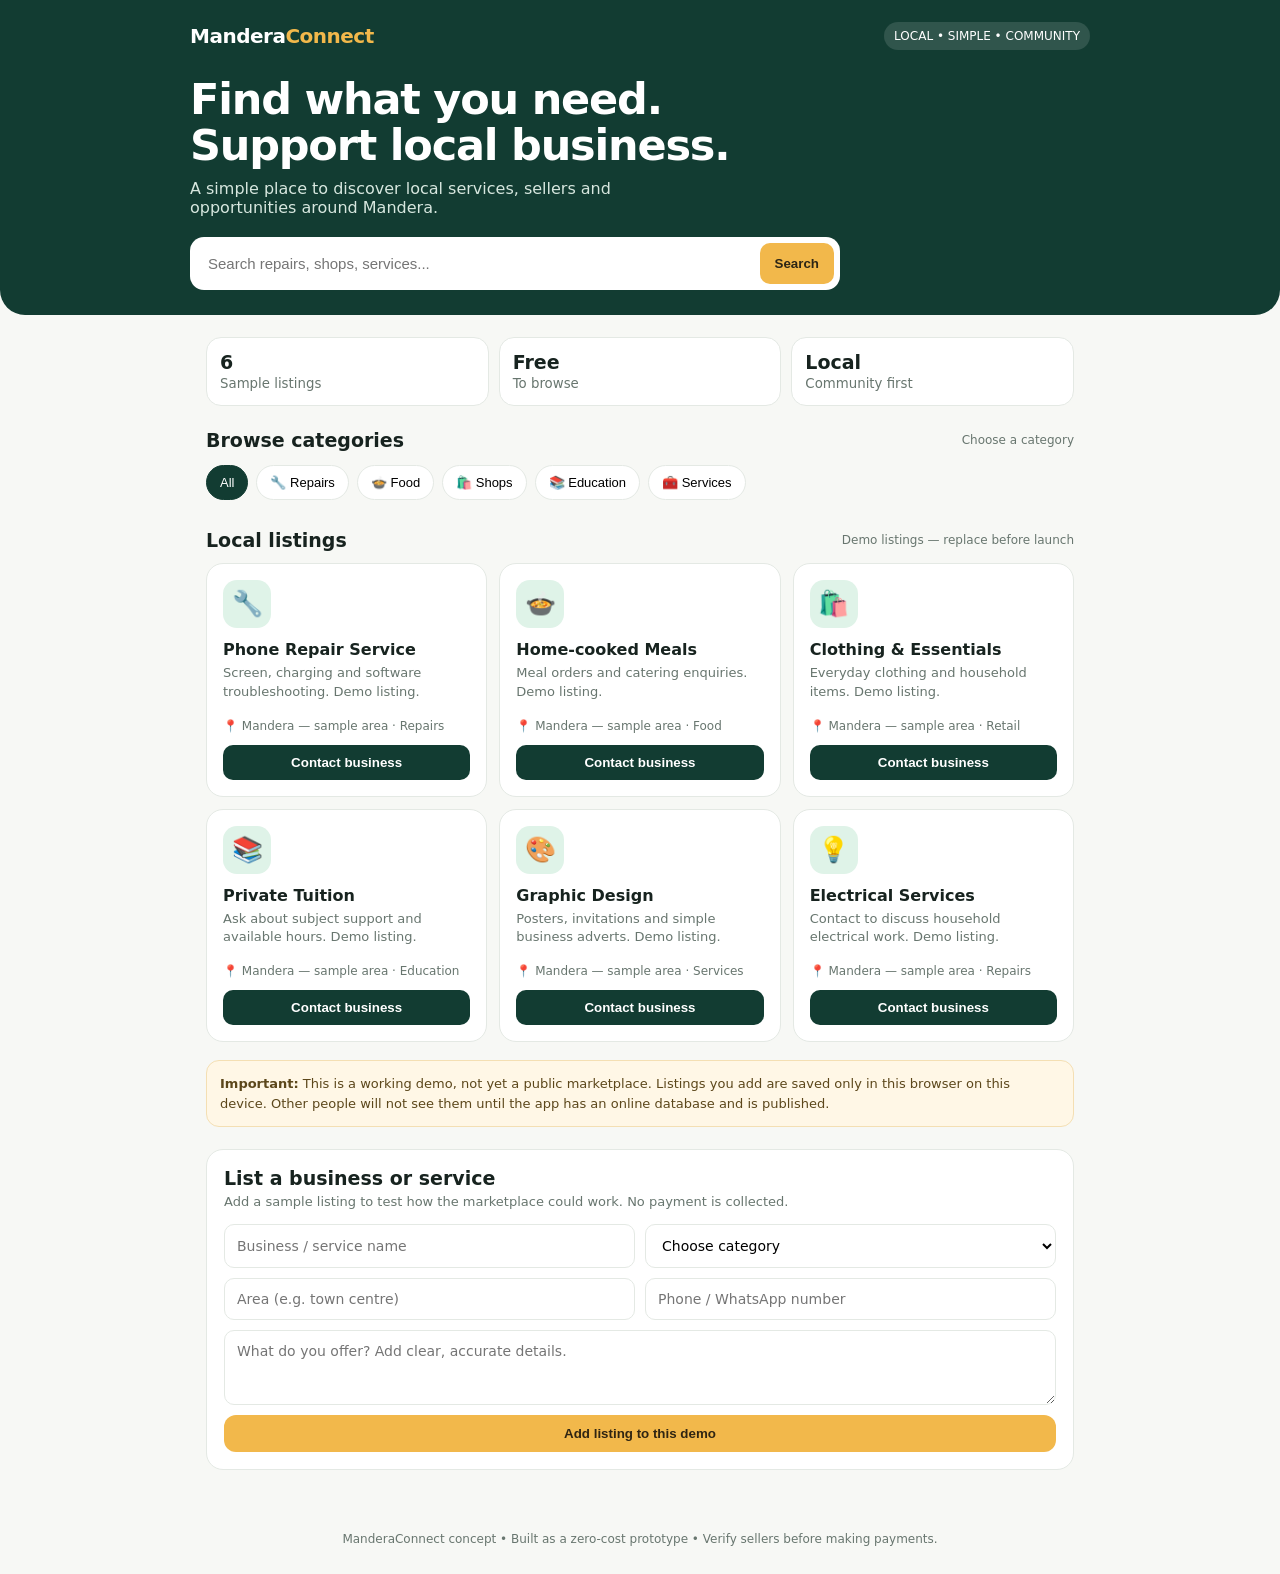
<file: mandera_connect_demo-1.html>
<!DOCTYPE html>
<html lang="en">
<head>
<meta charset="UTF-8">
<meta name="viewport" content="width=device-width, initial-scale=1.0">
<meta name="theme-color" content="#123c32">
<title>Mandera Connect — Local Marketplace</title>
<style>
:root{--green:#123c32;--mint:#dff3e8;--gold:#f2b84b;--ink:#17231f;--muted:#68766f;--paper:#f7f8f5;--line:#e4e9e4}
*{box-sizing:border-box}body{margin:0;background:var(--paper);color:var(--ink);font-family:system-ui,-apple-system,Segoe UI,Roboto,sans-serif}
header{background:var(--green);color:white;padding:22px 18px 25px;border-radius:0 0 25px 25px}
.top{max-width:900px;margin:auto;display:flex;align-items:center;justify-content:space-between;gap:12px}
.brand{font-weight:850;font-size:20px;letter-spacing:-.5px}.brand span{color:var(--gold)}
.pill{font-size:12px;background:#ffffff20;padding:7px 10px;border-radius:99px}
.hero{max-width:900px;margin:26px auto 0}.hero h1{font-size:clamp(27px,5vw,43px);line-height:1.08;letter-spacing:-1.2px;margin:0 0 10px;max-width:600px}.hero p{color:#d7e7df;margin:0 0 20px;max-width:520px}
.search{display:flex;gap:8px;background:white;padding:6px;border-radius:14px;max-width:650px}.search input{border:0;outline:0;min-width:0;flex:1;padding:12px;color:var(--ink);font-size:15px}.search button{background:var(--gold);border:0;border-radius:10px;padding:0 15px;font-weight:750;color:#2c2515}
main{max-width:900px;margin:22px auto;padding:0 16px 40px}.stats{display:grid;grid-template-columns:repeat(3,1fr);gap:10px;margin-bottom:23px}.stat{background:white;border:1px solid var(--line);border-radius:15px;padding:13px}.stat strong{display:block;font-size:19px}.stat small{color:var(--muted)}
.sectionhead{display:flex;align-items:center;justify-content:space-between;gap:10px;margin:22px 0 12px}.sectionhead h2{font-size:19px;margin:0}.sectionhead span{font-size:12px;color:var(--muted)}
.categories{display:flex;gap:8px;overflow:auto;padding:2px 0 7px}.cat{white-space:nowrap;border:1px solid var(--line);background:white;padding:9px 13px;border-radius:99px;font-size:13px;cursor:pointer}.cat.active{background:var(--green);color:white;border-color:var(--green)}
.listings{display:grid;grid-template-columns:repeat(auto-fit,minmax(230px,1fr));gap:12px}.listing{background:white;border:1px solid var(--line);border-radius:17px;padding:16px;display:flex;flex-direction:column;min-height:190px}.listing .emoji{font-size:25px;background:var(--mint);width:48px;height:48px;border-radius:14px;display:grid;place-items:center;margin-bottom:12px}.listing h3{margin:0 0 5px;font-size:16px}.listing p{margin:0 0 10px;color:var(--muted);font-size:13px;line-height:1.45}.meta{font-size:12px;color:var(--muted);margin-top:auto;padding:7px 0 12px}.contact{border:0;background:var(--green);color:white;border-radius:10px;padding:10px;font-weight:700;cursor:pointer}
.notice{background:#fff7e6;border:1px solid #f4dfb3;border-radius:13px;padding:13px;font-size:13px;line-height:1.5;color:#5c471b;margin:18px 0}
.primary{background:var(--gold);color:#302512;border:0;border-radius:12px;padding:11px 15px;font-weight:800;cursor:pointer}
.panel{background:white;border:1px solid var(--line);border-radius:17px;padding:17px;margin-top:22px}.panel h2{font-size:19px;margin:0 0 5px}.panel p{color:var(--muted);font-size:13px;margin:0 0 15px}
form{display:grid;grid-template-columns:repeat(2,minmax(0,1fr));gap:10px}form input,form select,form textarea{width:100%;padding:12px;border:1px solid var(--line);border-radius:10px;font:inherit;font-size:14px;background:white}form textarea{grid-column:1/-1;min-height:75px;resize:vertical}form button{grid-column:1/-1}
footer{text-align:center;color:var(--muted);font-size:12px;padding:0 15px 28px}
.empty{grid-column:1/-1;text-align:center;padding:28px;color:var(--muted);background:white;border-radius:15px}
@media(max-width:520px){.stats{gap:7px}.stat{padding:10px}.stat strong{font-size:17px}.stat small{font-size:11px}form{grid-template-columns:1fr}form textarea,form button{grid-column:auto}.pill{font-size:11px}}
</style>
</head>
<body>
<header>
  <div class="top"><div class="brand">Mandera<span>Connect</span></div><div class="pill">LOCAL • SIMPLE • COMMUNITY</div></div>
  <div class="hero">
    <h1>Find what you need.<br>Support local business.</h1>
    <p>A simple place to discover local services, sellers and opportunities around Mandera.</p>
    <div class="search"><input id="search" placeholder="Search repairs, shops, services..." aria-label="Search listings"><button id="searchBtn">Search</button></div>
  </div>
</header>
<main>
  <div class="stats">
    <div class="stat"><strong id="listingCount">6</strong><small>Sample listings</small></div>
    <div class="stat"><strong>Free</strong><small>To browse</small></div>
    <div class="stat"><strong>Local</strong><small>Community first</small></div>
  </div>
  <div class="sectionhead"><h2>Browse categories</h2><span>Choose a category</span></div>
  <div class="categories" id="categories">
    <button class="cat active" data-cat="All">All</button>
    <button class="cat" data-cat="Repairs">🔧 Repairs</button>
    <button class="cat" data-cat="Food">🍲 Food</button>
    <button class="cat" data-cat="Retail">🛍️ Shops</button>
    <button class="cat" data-cat="Education">📚 Education</button>
    <button class="cat" data-cat="Services">🧰 Services</button>
  </div>
  <div class="sectionhead"><h2>Local listings</h2><span>Demo listings — replace before launch</span></div>
  <div class="listings" id="listings"></div>
  <div class="notice"><strong>Important:</strong> This is a working demo, not yet a public marketplace. Listings you add are saved only in this browser on this device. Other people will not see them until the app has an online database and is published.</div>
  <section class="panel">
    <h2>List a business or service</h2>
    <p>Add a sample listing to test how the marketplace could work. No payment is collected.</p>
    <form id="listingForm">
      <input id="businessName" placeholder="Business / service name" required maxlength="60">
      <select id="businessCategory" required>
        <option value="">Choose category</option><option>Repairs</option><option>Food</option><option>Retail</option><option>Education</option><option>Services</option>
      </select>
      <input id="businessArea" placeholder="Area (e.g. town centre)" required maxlength="60">
      <input id="businessPhone" placeholder="Phone / WhatsApp number" required maxlength="25">
      <textarea id="businessDescription" placeholder="What do you offer? Add clear, accurate details." required maxlength="240"></textarea>
      <button class="primary" type="submit">Add listing to this demo</button>
    </form>
  </section>
</main>
<footer>ManderaConnect concept • Built as a zero-cost prototype • Verify sellers before making payments.</footer>
<script>
const defaults=[
 {name:"Phone Repair Service",cat:"Repairs",area:"Mandera — sample area",phone:"",desc:"Screen, charging and software troubleshooting. Demo listing.",emoji:"🔧"},
 {name:"Home-cooked Meals",cat:"Food",area:"Mandera — sample area",phone:"",desc:"Meal orders and catering enquiries. Demo listing.",emoji:"🍲"},
 {name:"Clothing & Essentials",cat:"Retail",area:"Mandera — sample area",phone:"",desc:"Everyday clothing and household items. Demo listing.",emoji:"🛍️"},
 {name:"Private Tuition",cat:"Education",area:"Mandera — sample area",phone:"",desc:"Ask about subject support and available hours. Demo listing.",emoji:"📚"},
 {name:"Graphic Design",cat:"Services",area:"Mandera — sample area",phone:"",desc:"Posters, invitations and simple business adverts. Demo listing.",emoji:"🎨"},
 {name:"Electrical Services",cat:"Repairs",area:"Mandera — sample area",phone:"",desc:"Contact to discuss household electrical work. Demo listing.",emoji:"💡"}
];
let custom=[];try{custom=JSON.parse(localStorage.getItem("mc_custom")||"[]")}catch(e){}
let active="All";
const emojiMap={Repairs:"🔧",Food:"🍲",Retail:"🛍️",Education:"📚",Services:"🧰"};
function all(){return [...custom,...defaults]}
function safe(s){return String(s).replace(/[&<>"']/g,c=>({"&":"&amp;","<":"&lt;",">":"&gt;",'"':"&quot;","'":"&#39;"}[c]))}
function render(){
 const q=document.getElementById("search").value.trim().toLowerCase();
 const data=all().filter(x=>(active==="All"||x.cat===active)&&[x.name,x.cat,x.area,x.desc].join(" ").toLowerCase().includes(q));
 document.getElementById("listingCount").textContent=custom.length+defaults.length;
 document.getElementById("listings").innerHTML=data.length?data.map((x,i)=>`<article class="listing"><div class="emoji">${x.emoji||emojiMap[x.cat]||"📍"}</div><h3>${safe(x.name)}</h3><p>${safe(x.desc)}</p><div class="meta">📍 ${safe(x.area)} · ${safe(x.cat)}${x.demo?" · Sample":""}</div><button class="contact" data-phone="${safe(x.phone||"")}" data-name="${safe(x.name)}">Contact business</button></article>`).join(""):`<div class="empty">No matching listings. Try another search or category.</div>`;
 document.querySelectorAll(".contact").forEach(b=>b.addEventListener("click",()=>{const p=b.dataset.phone.replace(/[^\d+]/g,"");if(p){const digits=p.replace(/\D/g,"");if(digits.length>=7)window.open("https://wa.me/"+digits+"?text="+encodeURIComponent("Hello, I found your listing on ManderaConnect and would like to enquire about "+b.dataset.name+"."),"_blank");else alert("This demo listing has no valid contact number yet.")}else alert("This is a sample listing. Add a real business phone number before launching the app.")}));
}
document.getElementById("categories").addEventListener("click",e=>{const b=e.target.closest("button[data-cat]");if(!b)return;active=b.dataset.cat;document.querySelectorAll(".cat").forEach(x=>x.classList.toggle("active",x===b));render()});
document.getElementById("searchBtn").addEventListener("click",render);
document.getElementById("search").addEventListener("input",render);
document.getElementById("listingForm").addEventListener("submit",e=>{e.preventDefault();const x={name:document.getElementById("businessName").value.trim(),cat:document.getElementById("businessCategory").value,area:document.getElementById("businessArea").value.trim(),phone:document.getElementById("businessPhone").value.trim(),desc:document.getElementById("businessDescription").value.trim(),emoji:emojiMap[document.getElementById("businessCategory").value]||"📍"};custom.unshift(x);try{localStorage.setItem("mc_custom",JSON.stringify(custom))}catch(err){}e.target.reset();active="All";document.querySelectorAll(".cat").forEach(x=>x.classList.toggle("active",x.dataset.cat==="All"));render();document.getElementById("listings").scrollIntoView({behavior:"smooth"});alert("Listing added to this device's demo. It is not public yet.")});
render();
</script>
</body>
</html>
</file>
